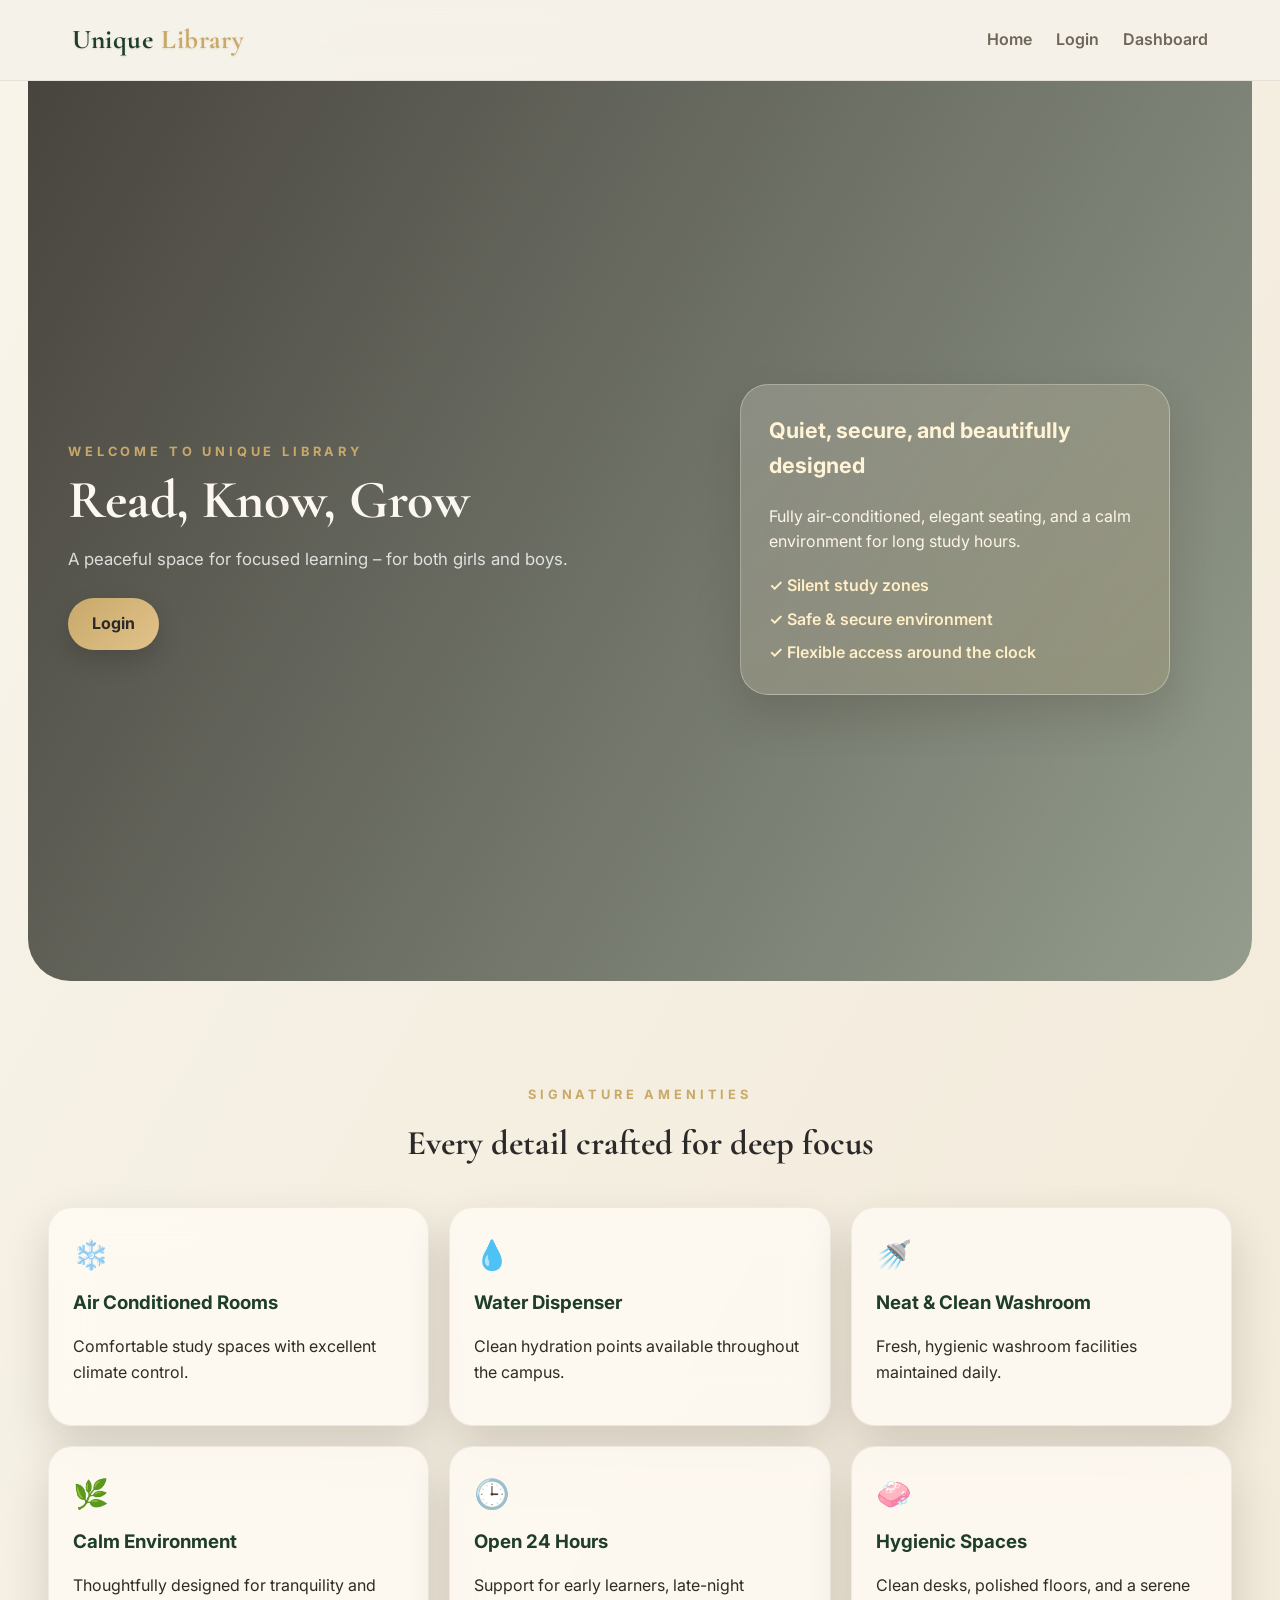
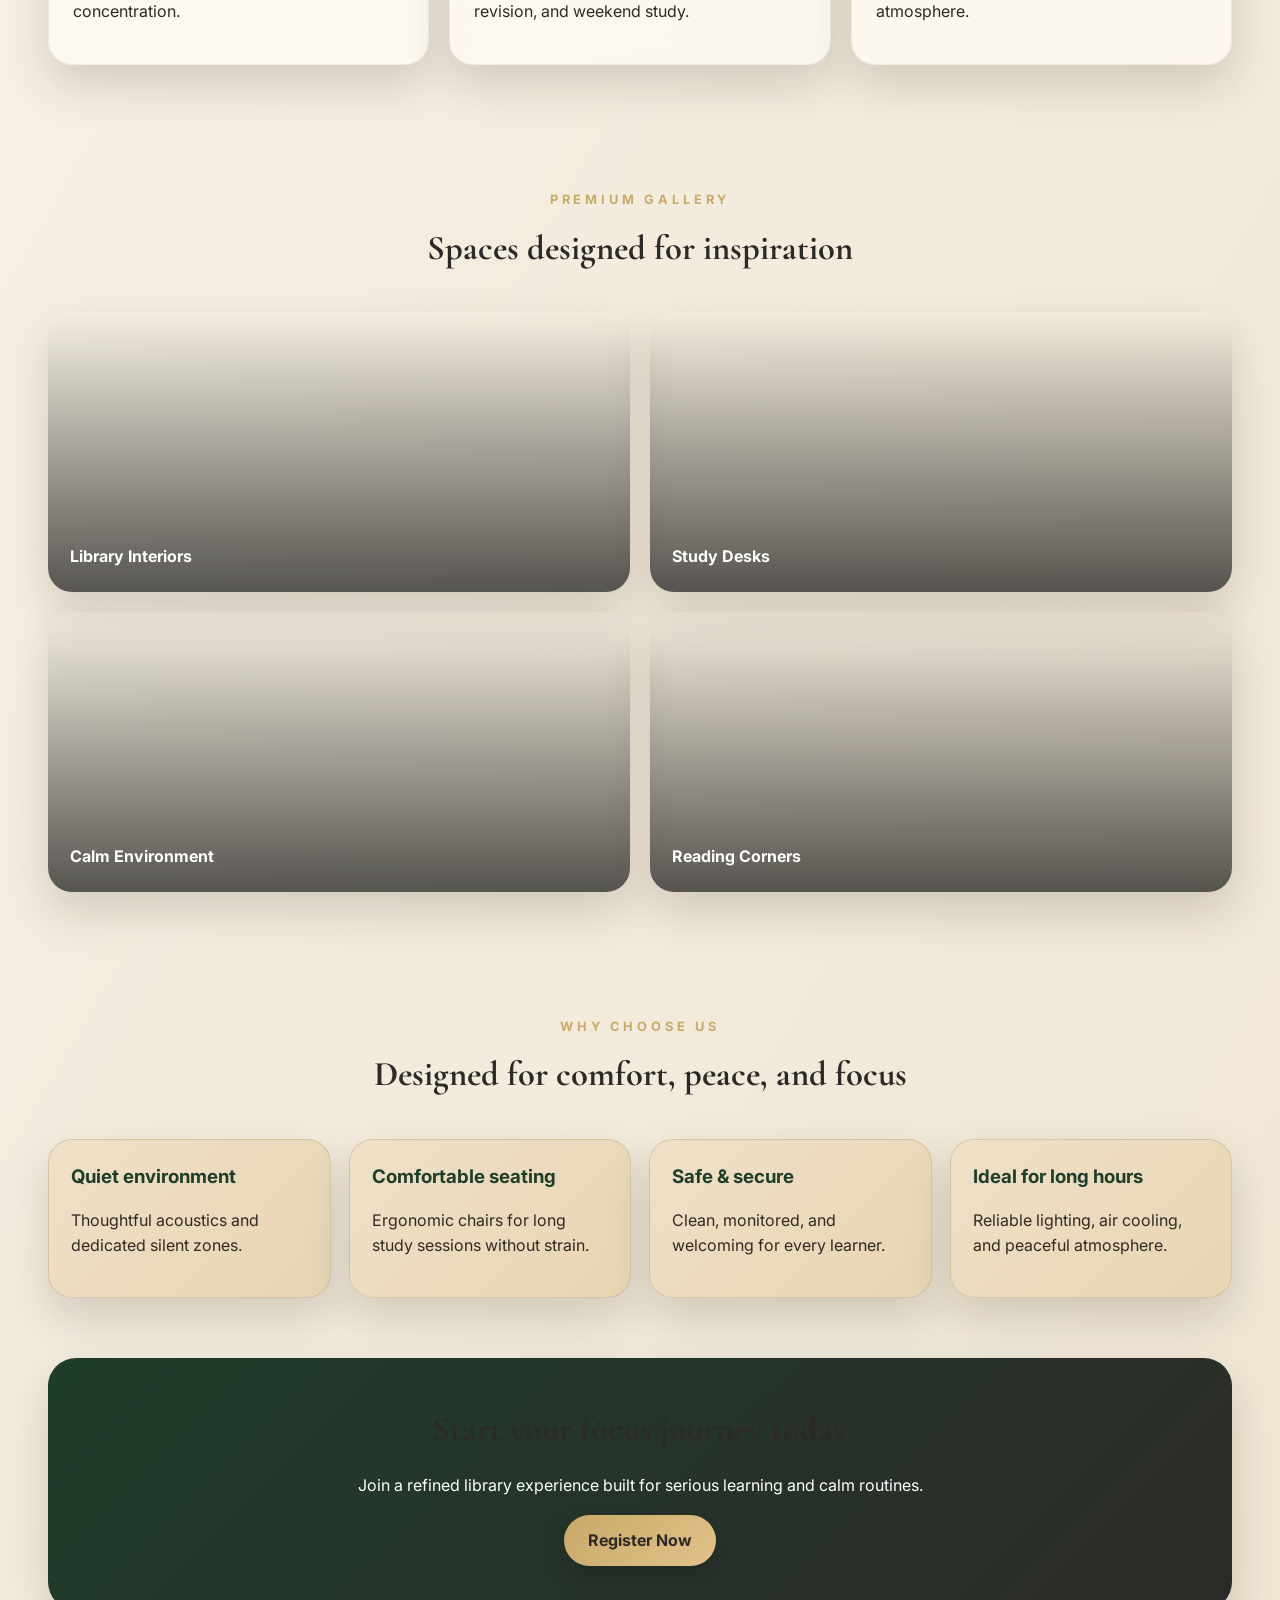
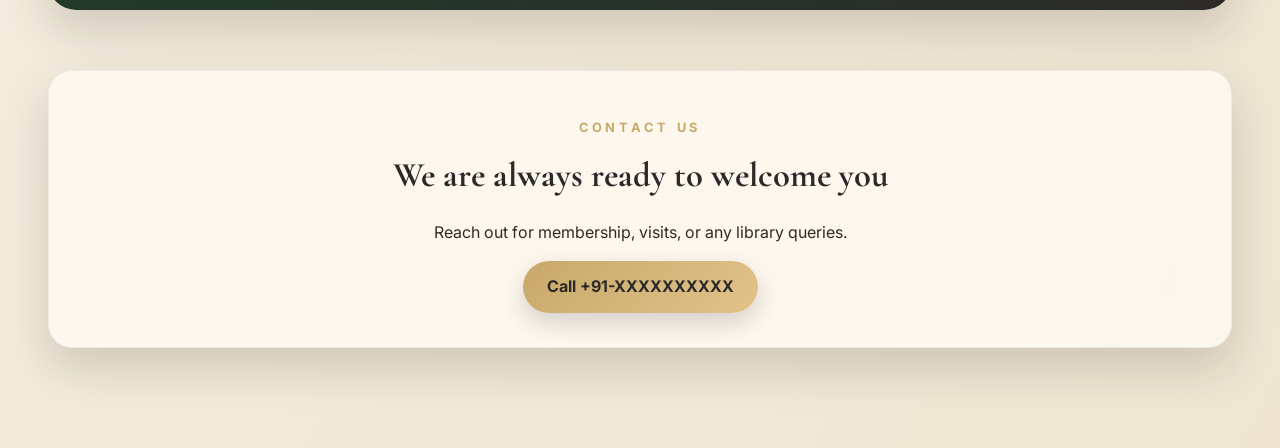
<file: index.html>
<!DOCTYPE html>
<html lang="en">
  <head>
    <meta charset="UTF-8" />
    <meta name="viewport" content="width=device-width, initial-scale=1.0" />
    <title>Unique Library | Premium Library Experience</title>
    <link rel="preconnect" href="https://fonts.googleapis.com" />
    <link rel="preconnect" href="https://fonts.gstatic.com" crossorigin />
    <link
      href="https://fonts.googleapis.com/css2?family=Cormorant+Garamond:wght@500;600;700&family=Inter:wght@400;500;600;700&display=swap"
      rel="stylesheet"
    />
    <link rel="stylesheet" href="web.css" />
  </head>
  <body>
    <div class="loader" aria-hidden="true">
      <div class="loader__ring"></div>
    </div>

    <header class="topbar">
      <a class="brand" href="web.html">
        <span>Unique</span>
        <strong>Library</strong>
      </a>
      <nav class="topnav">
        <a href="web.html">Home</a>
        <a href="login.html">Login</a>
        <a href="dashboard.html">Dashboard</a>
      </nav>
    </header>

    <main class="site-shell">
      <section class="hero hero--home">
        <div class="hero__content reveal">
          <p class="eyebrow">Welcome to Unique Library</p>
          <h1>Read, Know, Grow</h1>
          <p class="hero__text">
            A peaceful space for focused learning – for both girls and boys.
          </p>
          <div class="hero__actions">
            <a class="btn btn--primary" href="login.html">Login</a>
          </div>
        </div>
        <div class="hero__glass reveal">
          <h3>Quiet, secure, and beautifully designed</h3>
          <p>Fully air-conditioned, elegant seating, and a calm environment for long study hours.</p>
          <ul>
            <li>✓ Silent study zones</li>
            <li>✓ Safe & secure environment</li>
            <li>✓ Flexible access around the clock</li>
          </ul>
        </div>
      </section>

      <section class="section" id="features">
        <div class="section__heading reveal">
          <p class="eyebrow">Signature amenities</p>
          <h2>Every detail crafted for deep focus</h2>
        </div>
        <div class="features-grid">
          <article class="feature-card reveal">
            <div class="feature-icon">❄️</div>
            <h3>Air Conditioned Rooms</h3>
            <p>Comfortable study spaces with excellent climate control.</p>
          </article>
          <article class="feature-card reveal">
            <div class="feature-icon">💧</div>
            <h3>Water Dispenser</h3>
            <p>Clean hydration points available throughout the campus.</p>
          </article>
          <article class="feature-card reveal">
            <div class="feature-icon">🚿</div>
            <h3>Neat & Clean Washroom</h3>
            <p>Fresh, hygienic washroom facilities maintained daily.</p>
          </article>
          <article class="feature-card reveal">
            <div class="feature-icon">🌿</div>
            <h3>Calm Environment</h3>
            <p>Thoughtfully designed for tranquility and concentration.</p>
          </article>
          <article class="feature-card reveal">
            <div class="feature-icon">🕒</div>
            <h3>Open 24 Hours</h3>
            <p>Support for early learners, late-night revision, and weekend study.</p>
          </article>
          <article class="feature-card reveal">
            <div class="feature-icon">🧼</div>
            <h3>Hygienic Spaces</h3>
            <p>Clean desks, polished floors, and a serene atmosphere.</p>
          </article>
        </div>
      </section>

      <section class="section" id="gallery">
        <div class="section__heading reveal">
          <p class="eyebrow">Premium gallery</p>
          <h2>Spaces designed for inspiration</h2>
        </div>
        <div class="gallery-grid">
          <article class="gallery-card reveal" style="background-image: url('https://images.unsplash.com/photo-1521587760476-6c12a4b040da?auto=format&fit=crop&w=1200&q=80');">
            <div class="gallery-card__overlay"><span>Library Interiors</span></div>
          </article>
          <article class="gallery-card reveal" style="background-image: url('https://images.unsplash.com/photo-1516979187457-637abb4f9353?auto=format&fit=crop&w=1200&q=80');">
            <div class="gallery-card__overlay"><span>Study Desks</span></div>
          </article>
          <article class="gallery-card reveal" style="background-image: url('https://images.unsplash.com/photo-1495446815901-a7297e633e8d?auto=format&fit=crop&w=1200&q=80');">
            <div class="gallery-card__overlay"><span>Calm Environment</span></div>
          </article>
          <article class="gallery-card reveal" style="background-image: url('https://images.unsplash.com/photo-1507842217343-583bb7270b66?auto=format&fit=crop&w=1200&q=80');">
            <div class="gallery-card__overlay"><span>Reading Corners</span></div>
          </article>
        </div>
      </section>

      <section class="section why-us reveal">
        <div class="section__heading">
          <p class="eyebrow">Why choose us</p>
          <h2>Designed for comfort, peace, and focus</h2>
        </div>
        <div class="why-grid">
          <article class="why-card">
            <h3>Quiet environment</h3>
            <p>Thoughtful acoustics and dedicated silent zones.</p>
          </article>
          <article class="why-card">
            <h3>Comfortable seating</h3>
            <p>Ergonomic chairs for long study sessions without strain.</p>
          </article>
          <article class="why-card">
            <h3>Safe & secure</h3>
            <p>Clean, monitored, and welcoming for every learner.</p>
          </article>
          <article class="why-card">
            <h3>Ideal for long hours</h3>
            <p>Reliable lighting, air cooling, and peaceful atmosphere.</p>
          </article>
        </div>
      </section>

      <section class="cta reveal">
        <h2>Start your focus journey today</h2>
        <p>Join a refined library experience built for serious learning and calm routines.</p>
        <a class="btn btn--primary" href="login.html">Register Now</a>
      </section>

      <section class="contact reveal" id="contact">
        <div class="contact-card">
          <p class="eyebrow">Contact us</p>
          <h2>We are always ready to welcome you</h2>
          <p>Reach out for membership, visits, or any library queries.</p>
          <a class="btn btn--primary" href="tel:+91-XXXXXXXXXX">Call +91-XXXXXXXXXX</a>
        </div>
      </section>
    </main>

    <button class="scroll-top" aria-label="Back to top">↑</button>

    <script src="web.js"></script>
  </body>
</html>
</file>
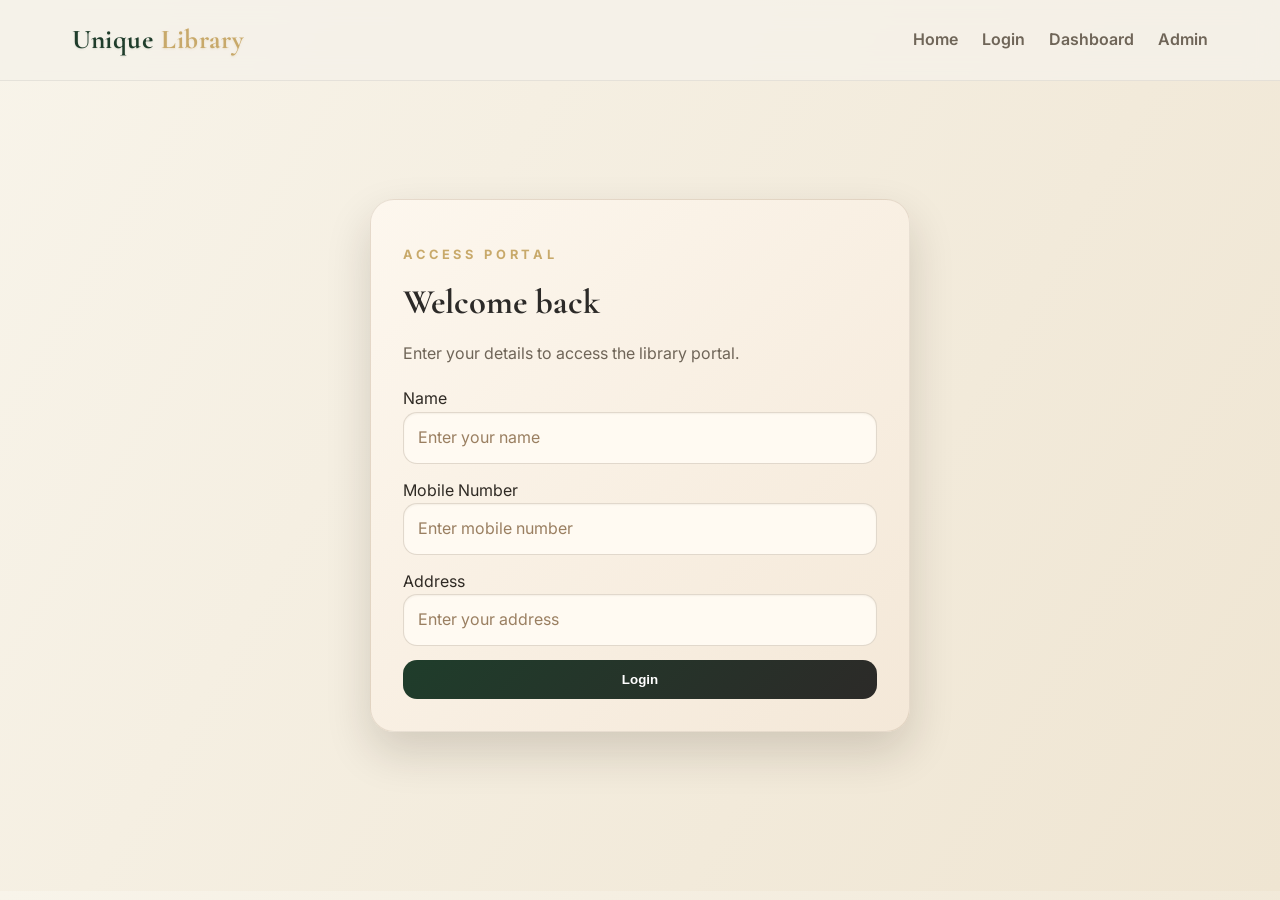
<file: admin.html>
<!DOCTYPE html>
<html lang="en">
  <head>
    <meta charset="UTF-8" />
    <meta name="viewport" content="width=device-width, initial-scale=1.0" />
    <title>Unique Library | Admin Panel</title>
    <link rel="preconnect" href="https://fonts.googleapis.com" />
    <link rel="preconnect" href="https://fonts.gstatic.com" crossorigin />
    <link
      href="https://fonts.googleapis.com/css2?family=Cormorant+Garamond:wght@500;600;700&family=Inter:wght@400;500;600;700&display=swap"
      rel="stylesheet"
    />
    <link rel="stylesheet" href="web.css" />
  </head>
  <body>
    <div class="loader" aria-hidden="true">
      <div class="loader__ring"></div>
    </div>

    <header class="topbar">
      <a class="brand" href="web.html">
        <span>Unique</span>
        <strong>Library</strong>
      </a>
      <nav class="topnav">
        <a href="web.html">Home</a>
        <a href="login.html">Login</a>
        <a href="dashboard.html">Dashboard</a>
      </nav>
    </header>

    <main class="admin-shell">
      <div class="admin-layout">
        <aside class="sidebar reveal">
          <p class="eyebrow">Admin backend</p>
          <h2>Admin Panel</h2>
          <ul>
            <li>Student records</li>
            <li>Fee status</li>
            <li>User issues</li>
          </ul>
        </aside>

        <section class="admin-main">
          <section class="admin-panel reveal">
            <div class="panel__head panel__head--between">
              <div>
                <p class="eyebrow">Admin dashboard</p>
                <h2>Student management</h2>
              </div>
              <label class="search-box">
                <span>🔎</span>
                <input type="text" id="searchInput" placeholder="Search student" />
              </label>
            </div>

            <div class="stats-grid">
              <div class="info-card">
                <strong id="totalStudents">0</strong>
                <p>Total Students</p>
              </div>
              <div class="info-card">
                <strong id="paidStudents">0</strong>
                <p>Paid Students</p>
              </div>
              <div class="info-card">
                <strong id="unpaidStudents">0</strong>
                <p>Unpaid Students</p>
              </div>
            </div>

            <div class="fee-banner">
              <div>
                <p class="eyebrow">Monthly fee</p>
                <h3 id="feeValue">₹700</h3>
              </div>
              <p>Admin can mark each student as paid or unpaid and set the starting month.</p>
            </div>

            <div class="table-wrap">
              <table>
                <thead>
                  <tr>
                    <th>Name</th>
                    <th>Address</th>
                    <th>Mobile No</th>
                    <th>Fee Status</th>
                    <th>Starting Month</th>
                  </tr>
                </thead>
                <tbody id="studentTableBody"></tbody>
              </table>
            </div>
          </section>

          <div class="hero-actions">
            <button class="btn btn--primary" id="logoutButton">Logout</button>
          </div>
        </section>
      </div>
    </main>

    <button class="scroll-top" aria-label="Back to top">↑</button>

    <script src="web.js"></script>
  </body>
</html>
</file>
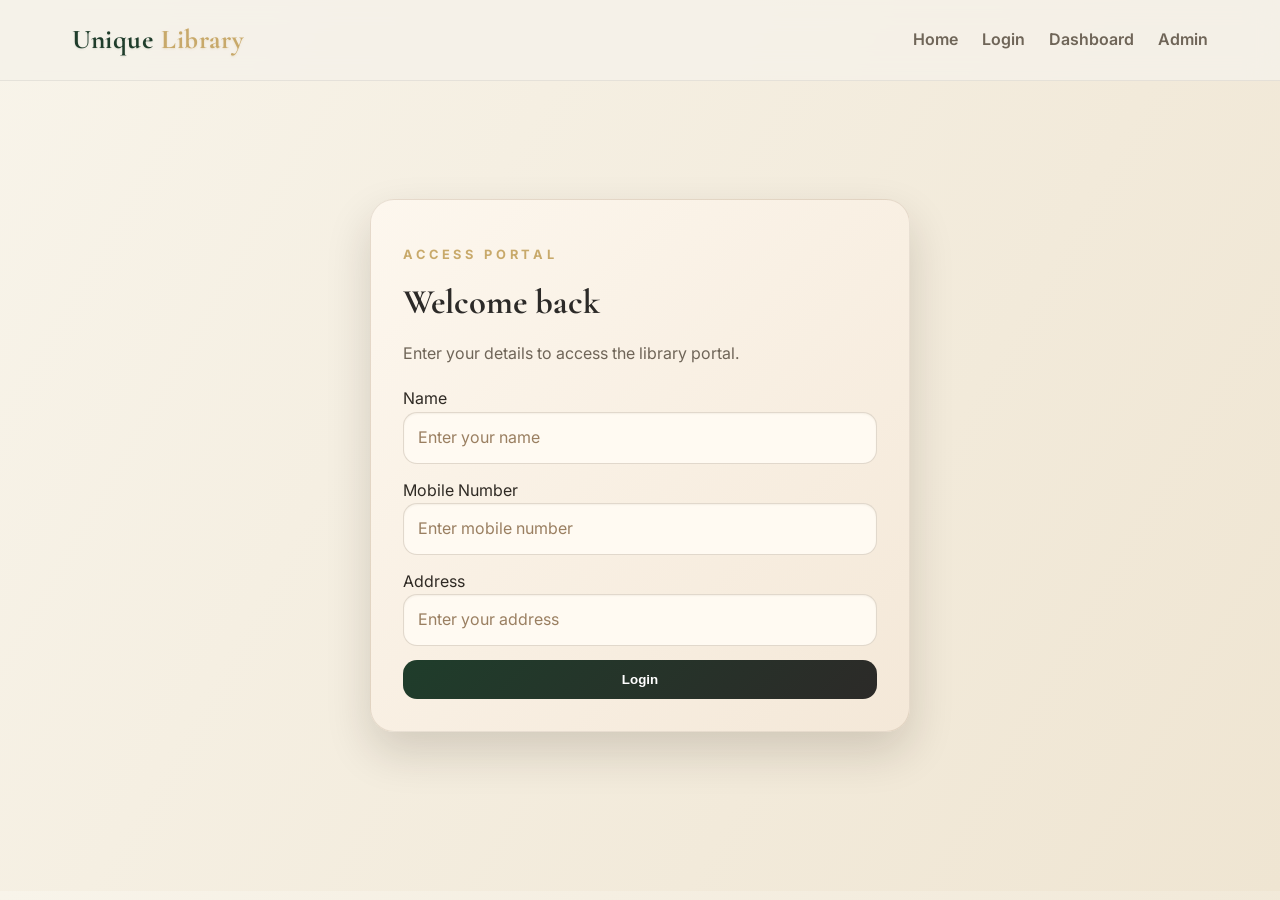
<file: dashboard.html>
<!DOCTYPE html>
<html lang="en">
  <head>
    <meta charset="UTF-8" />
    <meta name="viewport" content="width=device-width, initial-scale=1.0" />
    <title>Unique Library | User Dashboard</title>
    <link rel="preconnect" href="https://fonts.googleapis.com" />
    <link rel="preconnect" href="https://fonts.gstatic.com" crossorigin />
    <link
      href="https://fonts.googleapis.com/css2?family=Cormorant+Garamond:wght@500;600;700&family=Inter:wght@400;500;600;700&display=swap"
      rel="stylesheet"
    />
    <link rel="stylesheet" href="web.css" />
  </head>
  <body>
    <div class="loader" aria-hidden="true">
      <div class="loader__ring"></div>
    </div>

    <header class="topbar">
      <a class="brand" href="web.html">
        <span>Unique</span>
        <strong>Library</strong>
      </a>
      <nav class="topnav">
        <a href="web.html">Home</a>
        <a href="login.html">Login</a>
        <a href="dashboard.html">Dashboard</a>
      </nav>
    </header>

    <main class="dashboard-shell">
      <section class="hero-card reveal">
        <div>
          <p class="eyebrow">User access portal</p>
          <h2>Welcome, <span id="userName">Student</span></h2>
          <p>
            You can view the library facilities, explore the general information, and report any issue or complaint.
          </p>
        </div>
        <div class="hero-card__stats">
          <div>
            <strong>24/7</strong>
            <span>Access</span>
          </div>
          <div>
            <strong>AC</strong>
            <span>Comfort</span>
          </div>
        </div>
      </section>

      <section class="dashboard-grid">
        <div class="panel reveal">
          <h2>Your profile</h2>
          <div class="info-grid">
            <div class="info-card">
              <h3>Name</h3>
              <p id="profileName">-</p>
            </div>
            <div class="info-card">
              <h3>Mobile Number</h3>
              <p id="profileMobile">-</p>
            </div>
            <div class="info-card">
              <h3>Address</h3>
              <p id="profileAddress">-</p>
            </div>
            <div class="info-card">
              <h3>Fee Status</h3>
              <p id="profileFee">Pending</p>
            </div>
          </div>
        </div>

        <div class="panel reveal">
          <h2>Library features</h2>
          <div class="info-grid">
            <div class="info-card">
              <h3>Air Conditioned Rooms</h3>
              <p>Comfortable and climate-controlled study halls.</p>
            </div>
            <div class="info-card">
              <h3>Water Dispenser</h3>
              <p>Access to clean drinking water throughout the day.</p>
            </div>
            <div class="info-card">
              <h3>Neat & Clean Washroom</h3>
              <p>Fresh and hygienic washroom facilities.</p>
            </div>
            <div class="info-card">
              <h3>Calm Environment</h3>
              <p>Quiet spaces ideal for uninterrupted learning.</p>
            </div>
          </div>
        </div>

        <div class="panel reveal">
          <h2>Report an issue</h2>
          <form id="issueForm" class="form-card">
            <label>
              <span>Your message</span>
              <textarea name="issue" rows="6" placeholder="Describe your issue..."></textarea>
            </label>
            <button type="submit">Submit Issue</button>
          </form>
        </div>
      </section>

      <section class="panel reveal">
        <h2>General information</h2>
        <p>Membership fee is ₹700 per month. Student fee details remain within admin management and are not visible to regular users.</p>
        <div class="info-grid">
          <div class="info-card">
            <h3>Open Hours</h3>
            <p>Available 24 hours for students and learners.</p>
          </div>
          <div class="info-card">
            <h3>Study Setup</h3>
            <p>Comfortable seating, desks, and peaceful corners.</p>
          </div>
        </div>
      </section>

      <div class="hero-actions">
        <button class="btn btn--primary" id="logoutButton">Logout</button>
      </div>
    </main>

    <button class="scroll-top" aria-label="Back to top">↑</button>

    <script src="web.js"></script>
  </body>
</html>
</file>
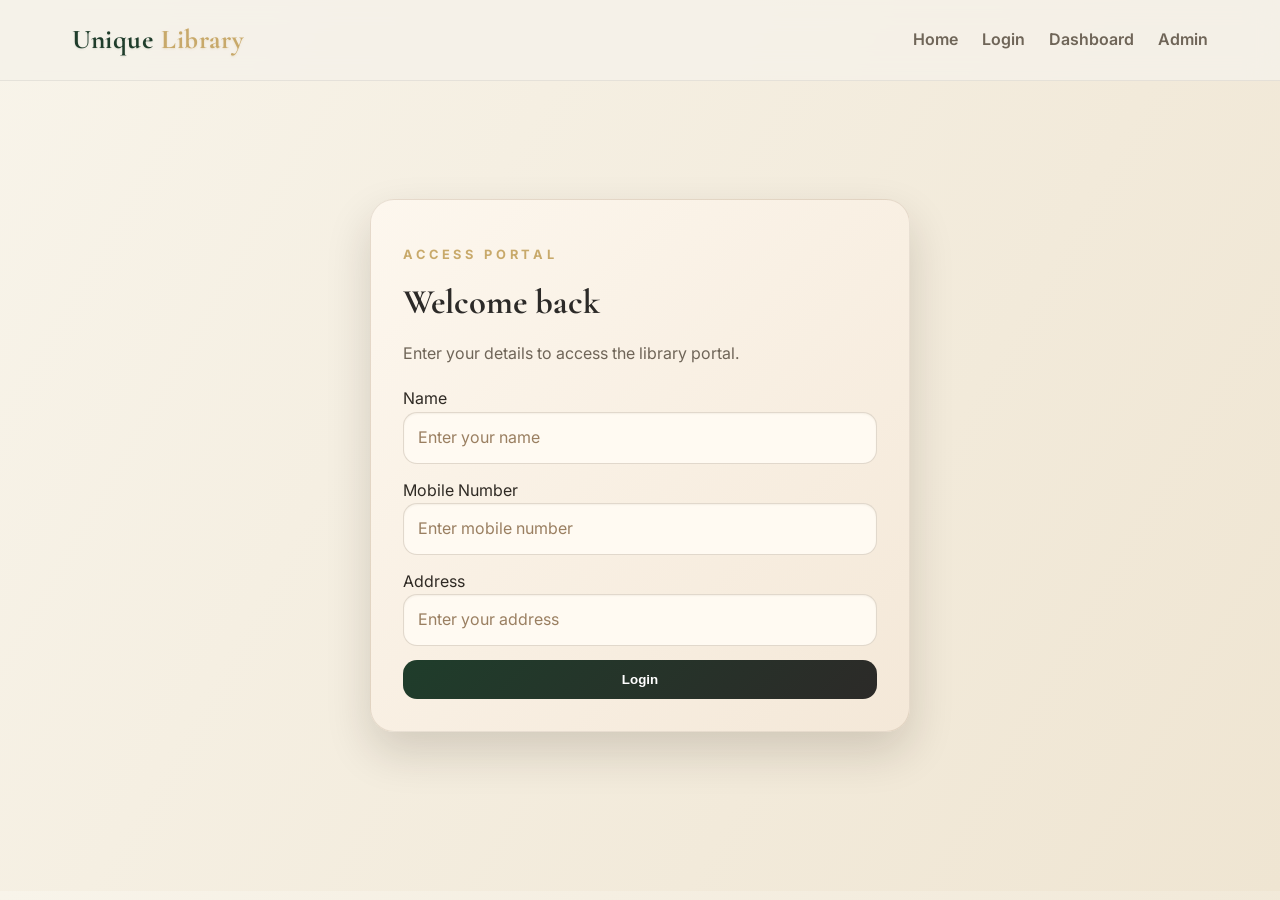
<file: login.html>
<!DOCTYPE html>
<html lang="en">
  <head>
    <meta charset="UTF-8" />
    <meta name="viewport" content="width=device-width, initial-scale=1.0" />
    <title>Unique Library | Login</title>
    <link rel="preconnect" href="https://fonts.googleapis.com" />
    <link rel="preconnect" href="https://fonts.gstatic.com" crossorigin />
    <link
      href="https://fonts.googleapis.com/css2?family=Cormorant+Garamond:wght@500;600;700&family=Inter:wght@400;500;600;700&display=swap"
      rel="stylesheet"
    />
    <link rel="stylesheet" href="web.css" />
  </head>
  <body>
    <div class="loader" aria-hidden="true">
      <div class="loader__ring"></div>
    </div>

    <header class="topbar">
      <a class="brand" href="web.html">
        <span>Unique</span>
        <strong>Library</strong>
      </a>
      <nav class="topnav">
        <a href="web.html">Home</a>
        <a href="login.html">Login</a>
        <a href="dashboard.html">Dashboard</a>
        <a href="admin.html">Admin</a>
      </nav>
    </header>

    <main class="auth-shell">
      <section class="auth-card reveal">
        <p class="eyebrow">Access portal</p>
        <h2>Welcome back</h2>
        <p class="hint">Enter your details to access the library portal.</p>
        <form id="loginForm" class="auth-grid">
          <label>
            <span>Name</span>
            <input type="text" name="name" placeholder="Enter your name" />
          </label>
          <label>
            <span>Mobile Number</span>
            <input type="tel" name="mobile" placeholder="Enter mobile number" required />
          </label>
          <label>
            <span>Address</span>
            <input type="text" name="address" placeholder="Enter your address" />
          </label>
          <button type="submit">Login</button>
        </form>
        <div id="errorMessage" class="error-message"></div>
      </section>
    </main>

    <button class="scroll-top" aria-label="Back to top">↑</button>

    <script src="web.js"></script>
  </body>
</html>
</file>
<file: web.css>
:root {
  --brown: #2c2a28;
  --cream: #f5f1e9;
  --green: #1f3d2b;
  --gold: #c8a96a;
  --text: #2f2a24;
  --muted: #6f6558;
  --shadow: 0 20px 45px rgba(36, 24, 15, 0.16);
}

* {
  box-sizing: border-box;
}

html {
  scroll-behavior: smooth;
}

body {
  margin: 0;
  font-family: 'Inter', sans-serif;
  color: var(--text);
  background: linear-gradient(120deg, #f8f4ea 0%, #efe5d2 100%);
  line-height: 1.6;
}

img {
  max-width: 100%;
  display: block;
}

a {
  text-decoration: none;
  color: inherit;
}

.loader {
  position: fixed;
  inset: 0;
  background: linear-gradient(135deg, var(--brown), var(--green));
  display: grid;
  place-items: center;
  z-index: 9999;
  transition: opacity 0.6s ease;
}

.loader.is-hidden {
  opacity: 0;
  pointer-events: none;
}

.loader__ring {
  width: 70px;
  height: 70px;
  border: 4px solid rgba(255,255,255,0.2);
  border-top-color: var(--gold);
  border-radius: 50%;
  animation: spin 1s linear infinite;
}

@keyframes spin {
  to { transform: rotate(360deg); }
}

.topbar {
  position: sticky;
  top: 0;
  z-index: 100;
  display: flex;
  justify-content: space-between;
  align-items: center;
  padding: 18px 72px;
  background: rgba(245, 241, 233, 0.85);
  backdrop-filter: blur(14px);
  border-bottom: 1px solid rgba(44, 42, 40, 0.08);
}

.brand {
  font-family: 'Cormorant Garamond', serif;
  font-size: 1.7rem;
  display: flex;
  gap: 8px;
  align-items: center;
  font-weight: 700;
  letter-spacing: 0.02em;
}

.brand span {
  color: var(--green);
  text-shadow: 0 1px 2px rgba(31, 61, 43, 0.12);
}

.brand strong {
  color: var(--gold);
  text-shadow: 0 1px 2px rgba(200, 169, 106, 0.25);
}

.topnav {
  display: flex;
  gap: 24px;
  font-weight: 600;
  color: var(--muted);
}

.topnav a:hover {
  color: var(--green);
}

.site-shell,
.dashboard-shell,
.auth-shell,
.admin-shell {
  max-width: 1600px;
  margin: 0 auto;
  padding: 0 28px 80px;
}

.hero {
  min-height: 100vh;
  display: grid;
  grid-template-columns: 1.15fr 0.85fr;
  gap: 34px;
  align-items: center;
  padding: 56px 40px 38px;
  border-radius: 0 0 42px 42px;
  overflow: hidden;
  position: relative;
  isolation: isolate;
}

.hero--home::before {
  content: '';
  position: absolute;
  inset: 0;
  background: linear-gradient(120deg, rgba(28, 24, 19, 0.8), rgba(31, 61, 43, 0.45)), url('https://images.unsplash.com/photo-1512820790803-83ca734da794?auto=format&fit=crop&w=1800&q=80') center/cover;
  z-index: -1;
}

.hero__content {
  color: #fcf8f1;
  max-width: 640px;
}

.hero h1,
.section__heading h2,
.cta h2,
.panel h2,
.hero-card h2,
.auth-card h2,
.contact-card h2,
.admin-main h2 {
  font-family: 'Cormorant Garamond', serif;
}

.hero h1 {
  font-size: clamp(2.8rem, 4.2vw, 4.8rem);
  margin: 10px 0 16px;
  line-height: 1.05;
}

.hero__text {
  font-size: 1.05rem;
  color: rgba(255,255,255,0.8);
  max-width: 560px;
}

.eyebrow {
  text-transform: uppercase;
  letter-spacing: 0.3em;
  font-size: 0.8rem;
  font-weight: 700;
  color: var(--gold);
  margin-bottom: 10px;
}

.hero__actions {
  display: flex;
  gap: 14px;
  margin-top: 26px;
}

.btn {
  display: inline-flex;
  justify-content: center;
  align-items: center;
  padding: 13px 24px;
  border-radius: 999px;
  font-weight: 700;
  transition: transform 0.25s ease, box-shadow 0.25s ease;
  box-shadow: 0 10px 24px rgba(0,0,0,0.16);
}

.btn:hover {
  transform: translateY(-3px);
}

.btn--primary {
  background: linear-gradient(135deg, var(--gold), #e2c28a);
  color: var(--brown);
}

.btn--ghost {
  background: rgba(255,255,255,0.14);
  color: white;
  border: 1px solid rgba(255,255,255,0.3);
  box-shadow: none;
}

.hero__glass {
  background: linear-gradient(135deg, rgba(245, 241, 233, 0.22), rgba(200, 169, 106, 0.18));
  backdrop-filter: blur(18px);
  border: 1px solid rgba(255,255,255,0.3);
  border-radius: 28px;
  padding: 28px;
  width: min(100%, 430px);
  color: #fffdf8;
  box-shadow: var(--shadow);
}

.hero__glass h3 {
  font-size: 1.35rem;
  margin-top: 0;
  color: #fff4d6;
  font-weight: 700;
}

.hero__glass p {
  color: #fdf5e8;
}

.hero__glass ul {
  list-style: none;
  padding-left: 0;
  margin: 18px 0 0;
  display: grid;
  gap: 8px;
  color: #ffeec6;
  font-weight: 600;
}

.section {
  padding: 92px 20px 20px;
}

.section__heading {
  text-align: center;
  margin-bottom: 36px;
}

.section__heading h2,
.cta h2,
.panel h2,
.hero-card h2,
.auth-card h2,
.contact-card h2,
.admin-main h2 {
  font-size: clamp(2rem, 2.7vw, 2.7rem);
  margin: 0 0 10px;
  color: var(--brown);
}

.features-grid {
  display: grid;
  grid-template-columns: repeat(3, minmax(0, 1fr));
  gap: 20px;
}

.feature-card,
.panel,
.hero-card,
.contact-card,
.auth-card,
.admin-panel,
.why-card {
  background: rgba(255, 250, 243, 0.82);
  border: 1px solid rgba(44, 42, 40, 0.07);
  border-radius: 24px;
  box-shadow: var(--shadow);
  backdrop-filter: blur(20px);
}

.feature-card {
  padding: 24px;
  transition: transform 0.3s ease, box-shadow 0.3s ease;
}

.feature-card:hover {
  transform: translateY(-6px);
  box-shadow: 0 24px 40px rgba(31, 61, 43, 0.16);
}

.feature-icon {
  font-size: 1.8rem;
  margin-bottom: 10px;
}

.feature-card h3,
.why-card h3 {
  margin: 0 0 8px;
  color: var(--green);
}

.gallery-grid {
  display: grid;
  grid-template-columns: repeat(2, minmax(0, 1fr));
  gap: 20px;
}

.gallery-card {
  min-height: 280px;
  border-radius: 24px;
  overflow: hidden;
  position: relative;
  background-size: cover;
  background-position: center;
  box-shadow: var(--shadow);
  transition: transform 0.3s ease, filter 0.3s ease;
}

.gallery-card:hover {
  transform: scale(1.03);
  filter: saturate(1.1);
}

.gallery-card__overlay {
  position: absolute;
  inset: 0;
  display: flex;
  align-items: end;
  padding: 22px;
  background: linear-gradient(180deg, transparent, rgba(20, 20, 20, 0.7));
  color: white;
  font-weight: 700;
}

.why-grid {
  display: grid;
  grid-template-columns: repeat(4, minmax(0, 1fr));
  gap: 18px;
}

.why-card {
  padding: 22px;
  background: linear-gradient(135deg, #efe0c7 0%, #e8d5b3 100%);
  border: 1px solid rgba(92, 63, 30, 0.15);
}

.cta {
  margin: 40px 20px 0;
  padding: 44px;
  background: linear-gradient(135deg, #1f3d2b, #2c2a28);
  color: white;
  border-radius: 28px;
  text-align: center;
  box-shadow: var(--shadow);
}

.contact {
  padding: 60px 20px 20px;
}

.contact-card {
  padding: 34px;
  text-align: center;
}

.dashboard-shell {
  padding-top: 30px;
}

.hero-card {
  display: flex;
  justify-content: space-between;
  align-items: center;
  gap: 24px;
  padding: 28px;
  margin-bottom: 24px;
}

.hero-card__stats {
  display: grid;
  grid-template-columns: repeat(2, minmax(0, 1fr));
  gap: 12px;
  min-width: 320px;
}

.hero-card__stats > div {
  padding: 16px;
  border-radius: 16px;
  background: rgba(31,61,43,0.08);
  text-align: center;
}

.hero-card__stats strong {
  display: block;
  font-size: 1.4rem;
  color: var(--green);
}

.dashboard-grid {
  display: grid;
  grid-template-columns: 1.1fr 0.9fr;
  gap: 24px;
  margin-bottom: 24px;
}

.panel {
  padding: 24px;
}

.info-grid {
  display: grid;
  grid-template-columns: repeat(2, minmax(0, 1fr));
  gap: 16px;
}

.info-card {
  padding: 16px;
  border-radius: 16px;
  background: rgba(200,169,106,0.14);
}

.form-card {
  display: grid;
  gap: 14px;
}

.form-card label {
  display: grid;
  gap: 8px;
  font-weight: 600;
  color: var(--brown);
}

.form-card input,
.form-card textarea,
.form-card select,
.search-box input,
.auth-card input,
.auth-card select {
  width: 100%;
  border: 1px solid rgba(92, 63, 30, 0.18);
  border-radius: 14px;
  padding: 12px 14px;
  font: inherit;
  background: #fffaf2;
  color: #4a3420;
  box-shadow: inset 0 1px 2px rgba(92, 63, 30, 0.06);
}

.form-card input::placeholder,
.form-card textarea::placeholder,
.auth-card input::placeholder,
.auth-card select::placeholder {
  color: #9a7f61;
}

.form-card button,
.auth-card button {
  border: none;
  border-radius: 14px;
  padding: 12px 16px;
  background: linear-gradient(135deg, var(--green), var(--brown));
  color: white;
  font-weight: 700;
  cursor: pointer;
}

.auth-shell {
  min-height: calc(100vh - 90px);
  display: grid;
  place-items: center;
  padding-top: 40px;
}

.auth-card {
  width: min(100%, 540px);
  padding: 32px;
  background: linear-gradient(135deg, #fdf7ee 0%, #f4e8d8 100%);
  border: 1px solid rgba(92, 63, 30, 0.12);
}

.auth-card .hint {
  color: var(--muted);
  margin: 0 0 20px;
}

.auth-grid {
  display: grid;
  gap: 14px;
}

.auth-card .small {
  font-size: 0.92rem;
  color: var(--muted);
}

.error-message {
  background: rgba(192, 84, 84, 0.12);
  color: #8d2b2b;
  border: 1px solid rgba(192,84,84,0.2);
  border-radius: 12px;
  padding: 12px 14px;
  margin-top: 12px;
  display: none;
}

.error-message.show {
  display: block;
}

.admin-shell {
  padding-top: 30px;
}

.admin-layout {
  display: grid;
  grid-template-columns: 280px 1fr;
  gap: 24px;
}

.sidebar {
  background: linear-gradient(180deg, var(--green), var(--brown));
  color: white;
  border-radius: 24px;
  padding: 24px;
  min-height: 520px;
}

.sidebar ul {
  list-style: none;
  padding: 0;
  margin: 24px 0 0;
  display: grid;
  gap: 10px;
}

.sidebar li {
  padding: 10px 14px;
  border-radius: 12px;
  background: rgba(255,255,255,0.08);
}

.admin-main {
  display: grid;
  gap: 22px;
}

.stats-grid {
  display: grid;
  grid-template-columns: repeat(3, minmax(0, 1fr));
  gap: 16px;
}

.admin-panel {
  padding: 22px;
}

.search-box {
  display: flex;
  align-items: center;
  gap: 8px;
  border: 1px solid rgba(44,42,40,0.15);
  padding: 8px 12px;
  border-radius: 999px;
  background: #fffdf9;
  min-width: 260px;
}

.table-wrap {
  overflow-x: auto;
}

table {
  width: 100%;
  border-collapse: collapse;
}

th, td {
  padding: 14px 12px;
  border-bottom: 1px solid rgba(44,42,40,0.1);
  text-align: left;
}

th {
  color: var(--green);
  font-size: 0.95rem;
}

.status-btn {
  border: none;
  border-radius: 999px;
  padding: 8px 12px;
  font-weight: 700;
  cursor: pointer;
  color: white;
  background: #c05454;
}

.status-btn.paid {
  background: #2f8f5b;
}

.month-select {
  border-radius: 999px;
  border: 1px solid rgba(44,42,40,0.15);
  padding: 7px 10px;
  background: #fffdf9;
}

.scroll-top {
  position: fixed;
  right: 24px;
  bottom: 24px;
  border: none;
  border-radius: 50%;
  width: 48px;
  height: 48px;
  background: var(--green);
  color: white;
  cursor: pointer;
  box-shadow: var(--shadow);
  opacity: 0;
  pointer-events: none;
  transition: opacity 0.3s ease;
}

.scroll-top.show {
  opacity: 1;
  pointer-events: auto;
}

.reveal {
  opacity: 0;
  transform: translateY(20px);
  transition: all 0.8s ease;
}

.reveal.show {
  opacity: 1;
  transform: translateY(0);
}

@media (max-width: 1100px) {
  .hero,
  .dashboard-grid,
  .admin-layout {
    grid-template-columns: 1fr;
  }

  .hero {
    min-height: auto;
  }

  .features-grid,
  .why-grid,
  .stats-grid {
    grid-template-columns: repeat(2, minmax(0, 1fr));
  }
}

@media (max-width: 760px) {
  .topbar {
    flex-direction: column;
    gap: 12px;
    padding: 16px 20px;
  }

  .site-shell,
  .dashboard-shell,
  .auth-shell,
  .admin-shell {
    padding: 0 16px 60px;
  }

  .hero {
    padding: 32px 20px 20px;
  }

  .hero__actions {
    flex-direction: column;
  }

  .features-grid,
  .gallery-grid,
  .why-grid,
  .stats-grid,
  .info-grid {
    grid-template-columns: 1fr;
  }

  .hero-card {
    flex-direction: column;
    align-items: flex-start;
  }

  .hero-card__stats {
    min-width: auto;
    width: 100%;
  }

  .search-box {
    min-width: unset;
    width: 100%;
  }
}
</file>
